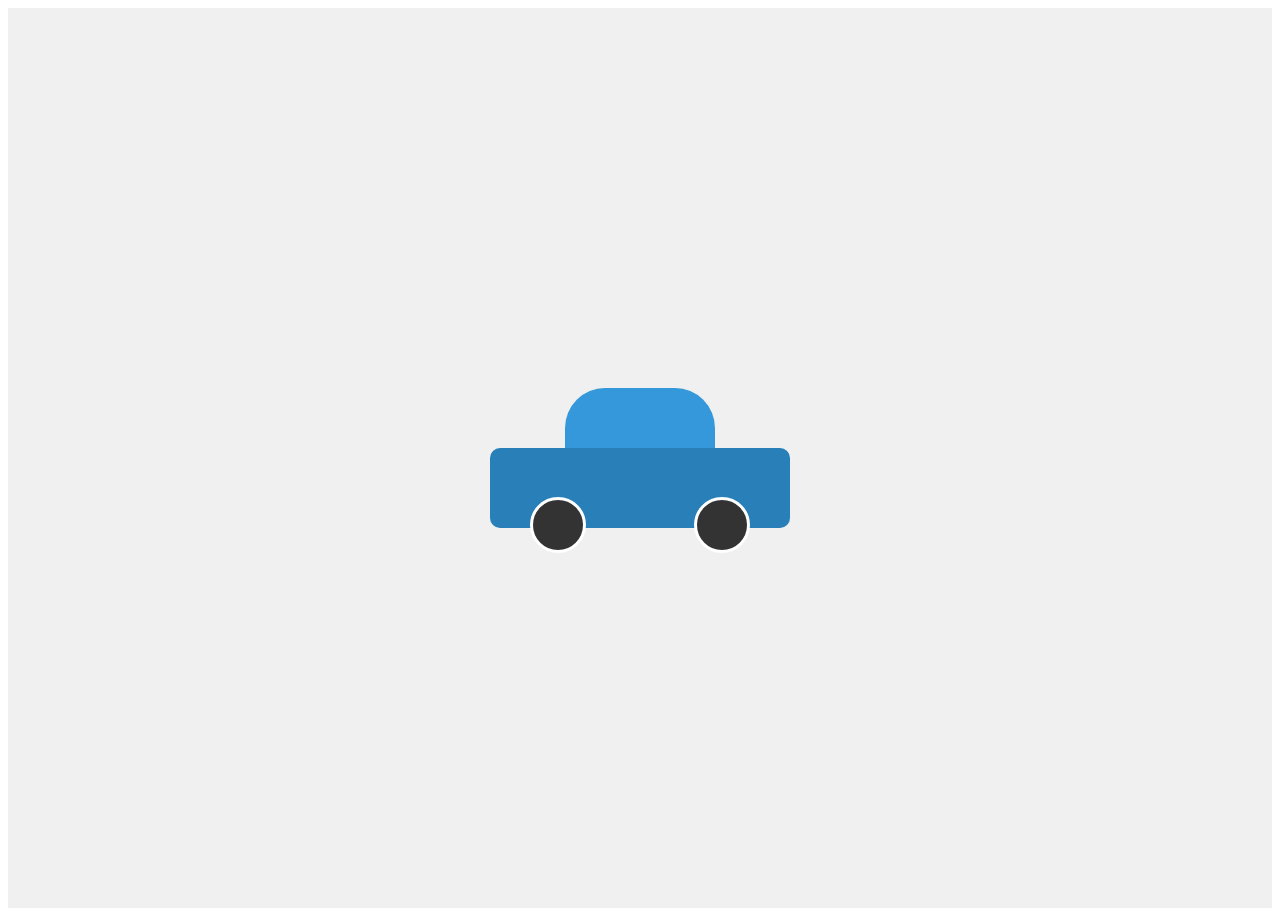
<file: car.html>
<!DOCTYPE html>
<html lang="en">
<head>
    <meta charset="UTF-8">
    <title>Block Element Car</title>
    <style>
        /* Container for centering the car */
        .car-container {
            display: flex;
            justify-content: center;
            align-items: center;
            height: 100vh;
            background-color: #f0f0f0;
        }

        .car {
            position: relative;
            width: 300px;
        }

        /* Top part of the car (roof) */
        .car-top {
            width: 150px;
            height: 60px;
            background-color: #3498db;
            margin: 0 auto;
            border-top-left-radius: 40px;
            border-top-right-radius: 40px;
        }

        /* Main body of the car */
        .car-body {
            width: 300px;
            height: 80px;
            background-color: #2980b9;
            border-radius: 10px;
            position: relative;
            z-index: 1;
        }

        /* Wheels (circles using block elements) */
        .wheel {
            width: 50px;
            height: 50px;
            background-color: #333;
            border-radius: 50%; /* Makes the block a circle */
            position: absolute;
            bottom: -25px;
            border: 3px solid #fff;
        }

        .wheel-left { left: 40px; }
        .wheel-right { right: 40px; }
    </style>
</head>
<body>
    <div class="car-container">
        <div class="car">
            <div class="car-top"></div>
            <div class="car-body">
                <div class="wheel wheel-left"></div>
                <div class="wheel wheel-right"></div>
            </div>
        </div>
    </div>
</body>
</html>
</file>
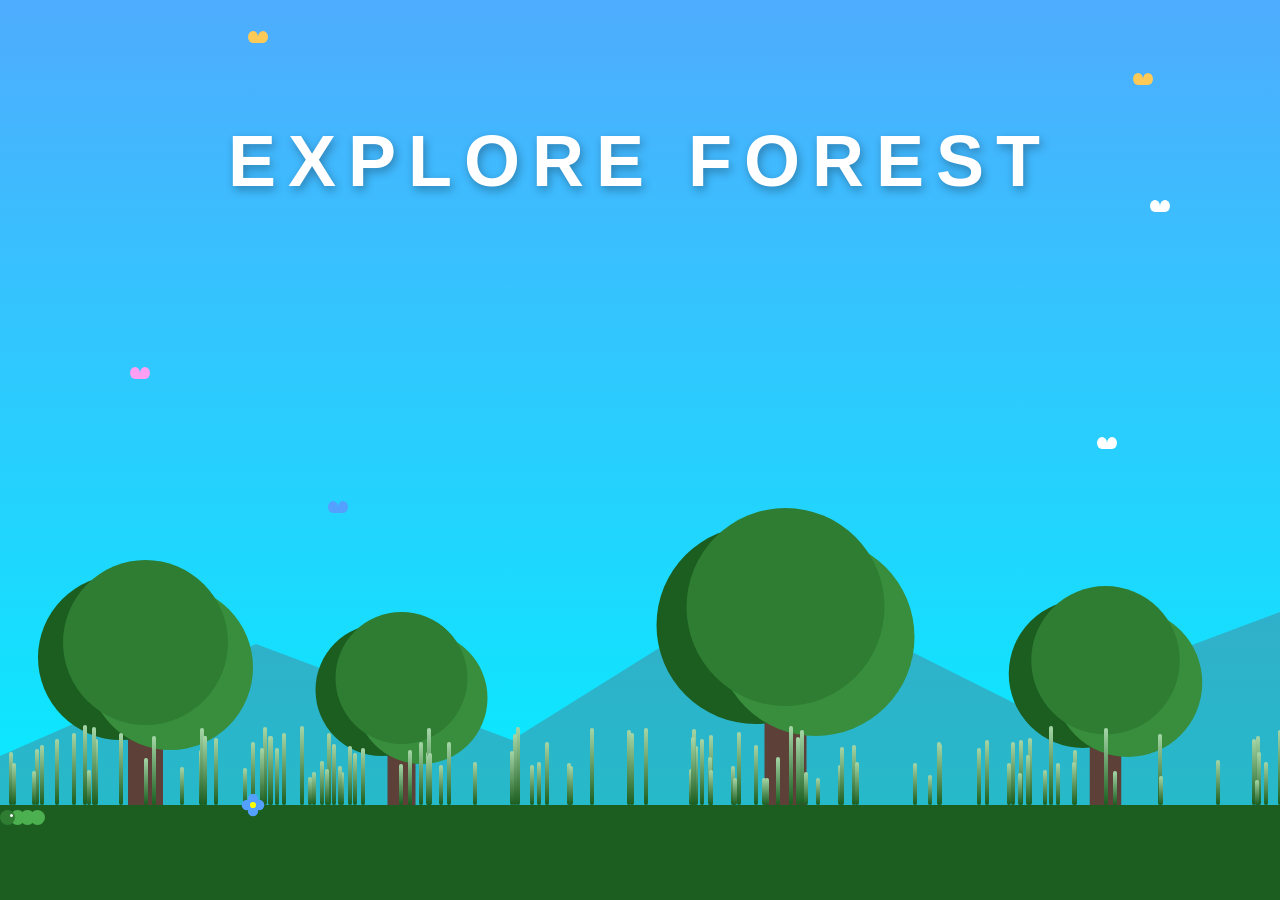
<file: forest.html>
<!DOCTYPE html>
<html lang="en">
<head>
    <meta charset="UTF-8">
    <meta name="viewport" content="width=device-width, initial-scale=1.0">
    <title>Blooming Forest 2026</title>
    <style>
        :root {
            --sky: linear-gradient(to bottom, #4facfe 0%, #00f2fe 100%);
            --mountain: #546e7a;
            --snake-green: #4CAF50;
        }

        body, html {
            margin: 0; padding: 0;
            width: 100%; height: 100%;
            overflow: hidden;
            background: var(--sky);
            font-family: 'Arial Black', sans-serif;
        }

        .forest-container { position: relative; width: 100vw; height: 100vh; }

        .title {
            position: absolute; top: 8%; width: 100%;
            text-align: center; font-size: clamp(2rem, 6vw, 4.5rem);
            color: white; letter-spacing: 12px;
            text-shadow: 2px 4px 10px rgba(0,0,0,0.3);
            z-index: 10; pointer-events: none;
        }

        .mountains {
            position: absolute; bottom: 80px; width: 100%; height: 320px;
            background: var(--mountain);
            clip-path: polygon(0% 100%, 0% 80%, 20% 45%, 40% 75%, 60% 25%, 80% 65%, 100% 35%, 100% 100%);
            z-index: 1; opacity: 0.4;
        }

        /* Trees */
        .tree { position: absolute; bottom: 80px; transform-origin: bottom center; animation: sway 6s ease-in-out infinite alternate; z-index: 4; }
        .trunk { width: 35px; height: 150px; background: #5d4037; border-radius: 5px; }
        .leaves {
            position: absolute; top: -110px; left: -65px; width: 165px; height: 165px;
            background: #2e7d32; border-radius: 50%;
            box-shadow: 25px 25px 0 #388e3c, -25px 15px 0 #1b5e20;
        }
        .t1 { left: 10%; }
        .t2 { left: 30%; transform: scale(0.8); }
        .t3 { left: 60%; transform: scale(1.2); }
        .t4 { left: 85%; transform: scale(0.9); }

        @keyframes sway { from { transform: rotate(-1.5deg); } to { transform: rotate(2.5deg); } }

        /* CSS Snake */
        .snake-container {
            position: absolute; bottom: 70px;
            width: 100px; height: 20px;
            z-index: 8;
            animation: slither-path 15s linear infinite;
        }
        .snake-body { display: flex; animation: body-wave 0.5s ease-in-out infinite alternate; }
        .segment { width: 15px; height: 15px; background: var(--snake-green); border-radius: 50%; margin-right: -5px; }
        .head { background: #2E7D32; position: relative; }
        .head::after { content: ''; position: absolute; right: 2px; top: 4px; width: 3px; height: 3px; background: white; border-radius: 50%; }

        @keyframes slither-path {
            0% { left: -100px; transform: scaleX(1); }
            50% { left: 105vw; transform: scaleX(-1); }
            100% { left: -100px; }
        }
        @keyframes body-wave { from { transform: translateY(-3px); } to { transform: translateY(3px); } }

        /* Flowers */
        .flower {
            position: absolute; bottom: 85px;
            width: 20px; height: 20px;
            transform: scale(0);
            transition: transform 3s cubic-bezier(0.175, 0.885, 0.32, 1.275);
            z-index: 7;
        }
        .petal {
            position: absolute; width: 10px; height: 10px;
            border-radius: 50%;
            top: 5px; left: 5px;
        }
        .petal:nth-child(1) { transform: translate(0, -6px); }
        .petal:nth-child(2) { transform: translate(6px, 0); }
        .petal:nth-child(3) { transform: translate(0, 6px); }
        .petal:nth-child(4) { transform: translate(-6px, 0); }
        .flower-center {
            position: absolute; width: 6px; height: 6px;
            background: yellow; border-radius: 50%;
            top: 7px; left: 7px;
        }

        /* Grass */
        .ground { position: absolute; bottom: 0; width: 100%; height: 95px; background: #1b5e20; z-index: 6; }
        .blade {
            position: absolute; bottom: 100%; width: 4px;
            background: linear-gradient(to top, #1b5e20, #a5d6a7);
            border-radius: 2px; transform-origin: bottom; transition: height 3s ease-out;
        }

        /* Bird & Butterfly Logic Same as before */
        .bird { position: absolute; width: 30px; height: 15px; z-index: 5; transition: all 7s linear; }
        .bird::before, .bird::after { content: ''; position: absolute; width: 15px; height: 10px; border: 2px solid #333; border-color: #333 transparent transparent transparent; border-radius: 50%/10px 10px 0 0; animation: wing-flap 0.3s ease-in-out infinite alternate; }
        .bird::after { left: 12px; }
        @keyframes wing-flap { from { transform: rotate(-20deg); } to { transform: rotate(20deg); } }

        .butterfly { position: absolute; width: 10px; height: 10px; z-index: 12; transition: all 3s ease-in-out; }
        .wing { position: absolute; width: 10px; height: 12px; border-radius: 50% 50% 0 50%; animation: flap 0.15s infinite alternate; transform-origin: right; }
        .right { left: 10px; border-radius: 50% 50% 50% 0; transform-origin: left; }
        @keyframes flap { from { transform: rotateY(0deg); } to { transform: rotateY(80deg); } }
    </style>
</head>
<body>

<div class="forest-container">
    <h1 class="title">EXPLORE FOREST</h1>
    <div class="mountains"></div>
    <div class="snake-container">
        <div class="snake-body">
            <div class="segment head"></div><div class="segment"></div><div class="segment"></div><div class="segment"></div>
        </div>
    </div>

    <!-- Trees -->
    <div class="tree t1"><div class="leaves"></div><div class="trunk"></div></div>
    <div class="tree t2"><div class="leaves"></div><div class="trunk"></div></div>
    <div class="tree t3"><div class="leaves"></div><div class="trunk"></div></div>
    <div class="tree t4"><div class="leaves"></div><div class="trunk"></div></div>

    <div class="ground" id="grass-container"></div>
</div>

<script>
    const container = document.querySelector('.forest-container');
    const grassContainer = document.getElementById('grass-container');
    const fColors = ['#ff6b6b', '#feca57', '#ff9ff3', '#54a0ff', '#ffffff'];

    // 1. Grow Grass & Flowers
    for (let i = 0; i < 150; i++) {
        // Create Blade
        const blade = document.createElement('div');
        blade.className = 'blade';
        blade.style.left = Math.random() * 100 + '%';
        grassContainer.appendChild(blade);

        // Randomly spawn a flower next to some blades
        if (Math.random() > 0.85) {
            createFlower(blade.style.left);
        }

        setTimeout(() => {
            blade.style.height = (25 + Math.random() * 55) + 'px';
        }, i * 10);
    }

    function createFlower(leftPos) {
        const flower = document.createElement('div');
        flower.className = 'flower';
        flower.style.left = leftPos;
        const color = fColors[Math.floor(Math.random() * fColors.length)];

        flower.innerHTML = `
            <div class="petal" style="background:${color}"></div>
            <div class="petal" style="background:${color}"></div>
            <div class="petal" style="background:${color}"></div>
            <div class="petal" style="background:${color}"></div>
            <div class="flower-center"></div>
        `;
        container.appendChild(flower);

        // Bloom after grass grows
        setTimeout(() => {
            flower.style.transform = `scale(${0.5 + Math.random()})`;
        }, 1000 + Math.random() * 2000);
    }

    // 2. Birds & Butterflies Logic
    function spawnBird() {
        const bird = document.createElement('div');
        bird.className = 'bird';
        bird.style.top = (15 + Math.random() * 25) + '%';
        bird.style.left = '-50px';
        container.appendChild(bird);
        setTimeout(() => { bird.style.left = '110vw'; }, 100);
        setTimeout(() => bird.remove(), 8000);
    }

    function spawnButterfly() {
        const b = document.createElement('div');
        b.className = 'butterfly';
        const color = fColors[Math.floor(Math.random() * fColors.length)];
        b.innerHTML = `<div class="wing left" style="background:${color}"></div><div class="wing right" style="background:${color}"></div>`;
        container.appendChild(b);
        const move = () => {
            b.style.left = Math.random() * 90 + 'vw';
            b.style.top = Math.random() * 60 + 'vh';
            setTimeout(move, 2000 + Math.random() * 2000);
        };
        move();
    }

    setInterval(spawnBird, 5000);
    for(let i=0; i<6; i++) spawnButterfly();
</script>

</body>
</html>
</file>
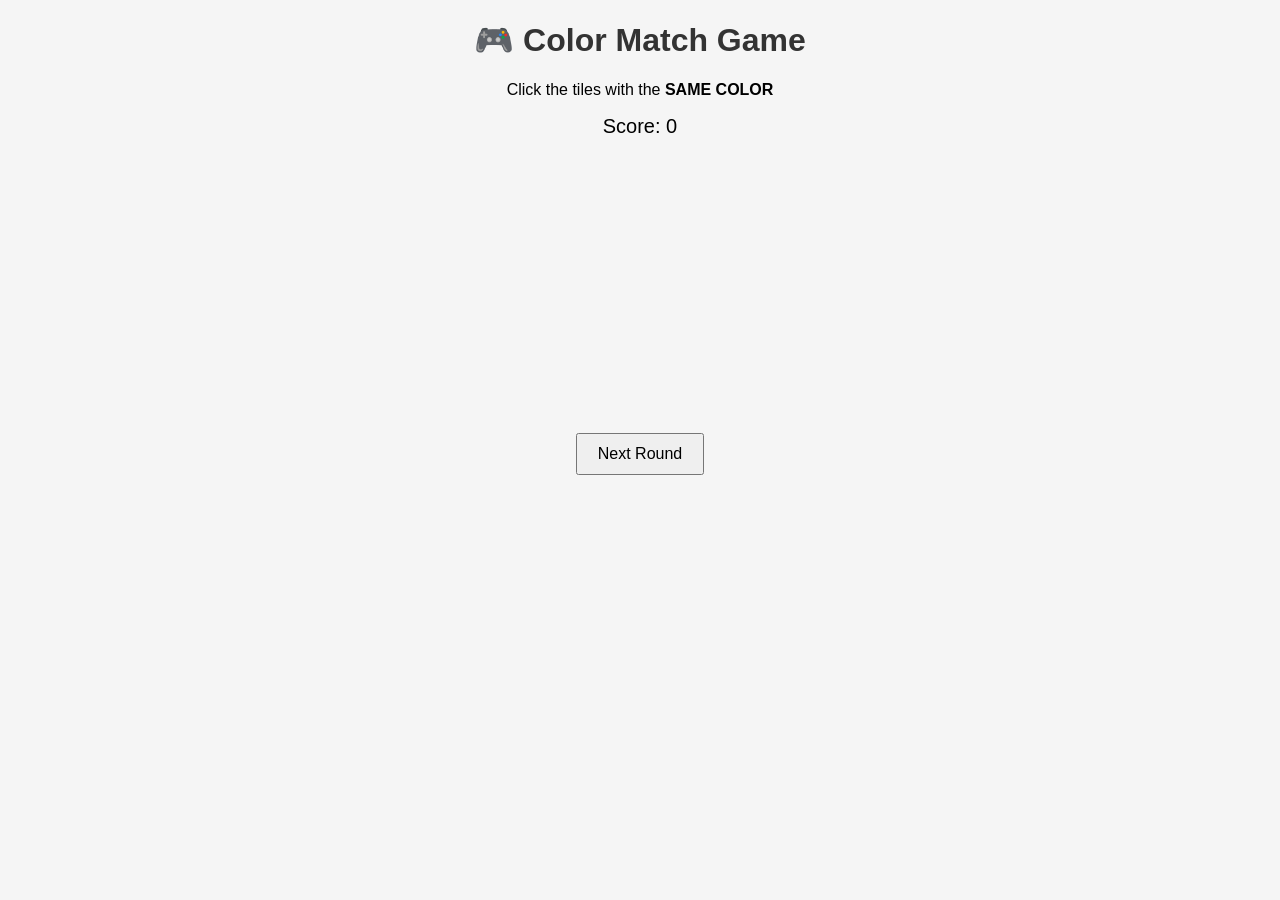
<file: game.html>
<!DOCTYPE html>
<html lang="en">
<head>
    <meta charset="UTF-8">
    <title>Color Match Game</title>
    <link rel="stylesheet" href="Style1.css">
</head>
<body>

    <h1>🎮 Color Match Game</h1>
    <p>Click the tiles with the <b>SAME COLOR</b></p>

    <div id="score">Score: 0</div>

    <div class="game-board">
        <div class="tile" onclick="tileClick(0)"></div>
        <div class="tile" onclick="tileClick(1)"></div>
        <div class="tile" onclick="tileClick(2)"></div>
        <div class="tile" onclick="tileClick(3)"></div>
    </div>

    <button onclick="newRound()">Next Round</button>

    <script src="Script1.js"></script>
</body>
</html>
</file>
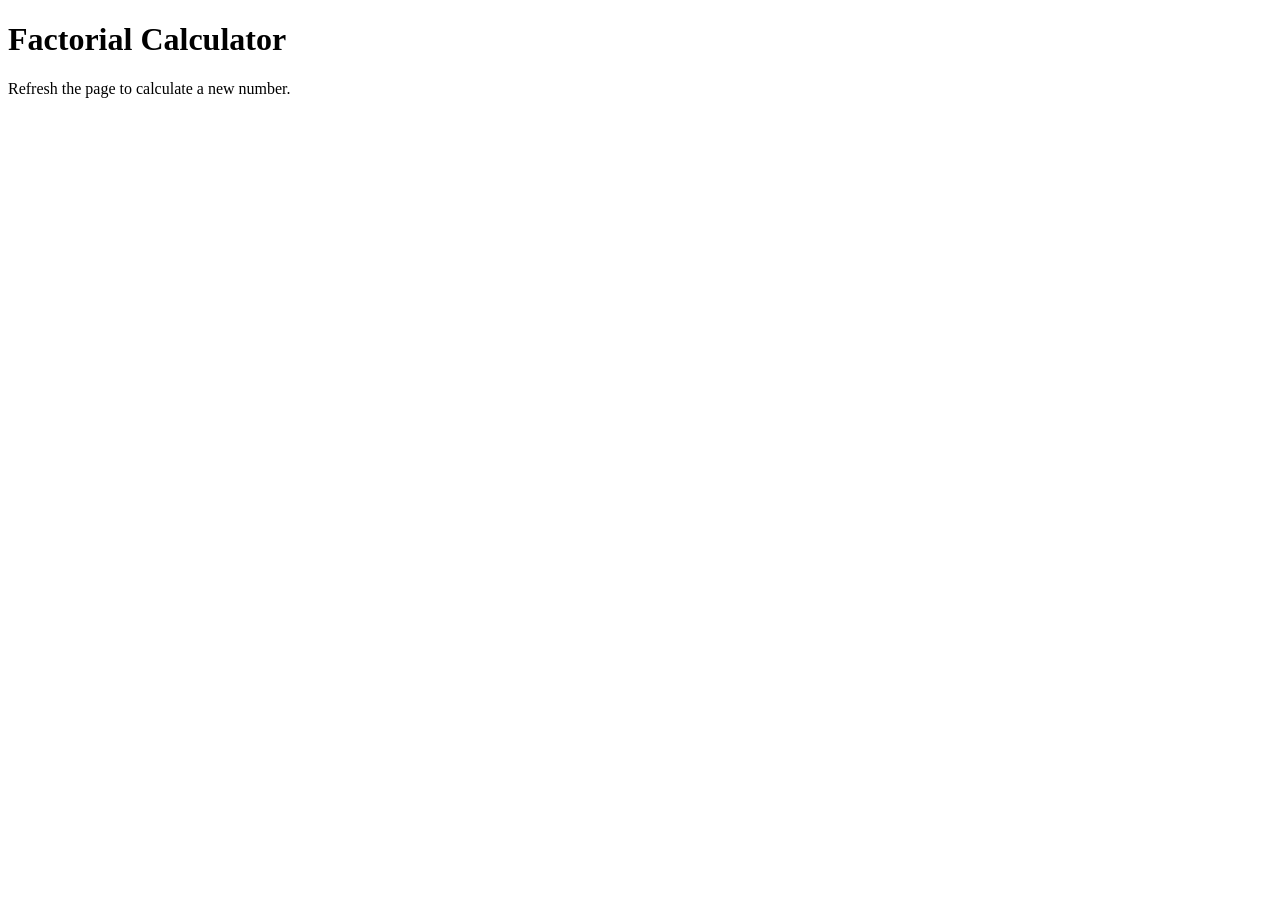
<file: javafact.html>
<!DOCTYPE html>
<html>
<head>
    <title>Factorial Finder</title>
</head>
<body>
    <h1>Factorial Calculator</h1>
    <p>Refresh the page to calculate a new number.</p>

    <script>
        // 1. Ask the user for a number
        let userInput = prompt("Enter a positive number to find its factorial:");
        
        // 2. Convert the input string to an integer
        let n = parseInt(userInput);

        function calculateFactorial(num) {
            // Check if input is a valid number
            if (isNaN(num) || num < 0) {
                return "Invalid input! Please enter a positive integer.";
            }
            
            let result = 1;
            for (let i = 1; i <= num; i++) {
                result *= i;
            }
            return result;
        }

        // 3. Calculate and show the result
        let finalResult = calculateFactorial(n);
        
        alert("The factorial of " + n + " is: " + finalResult);
        console.log("Result:", finalResult);
    </script>
</body>
</html>
</file>
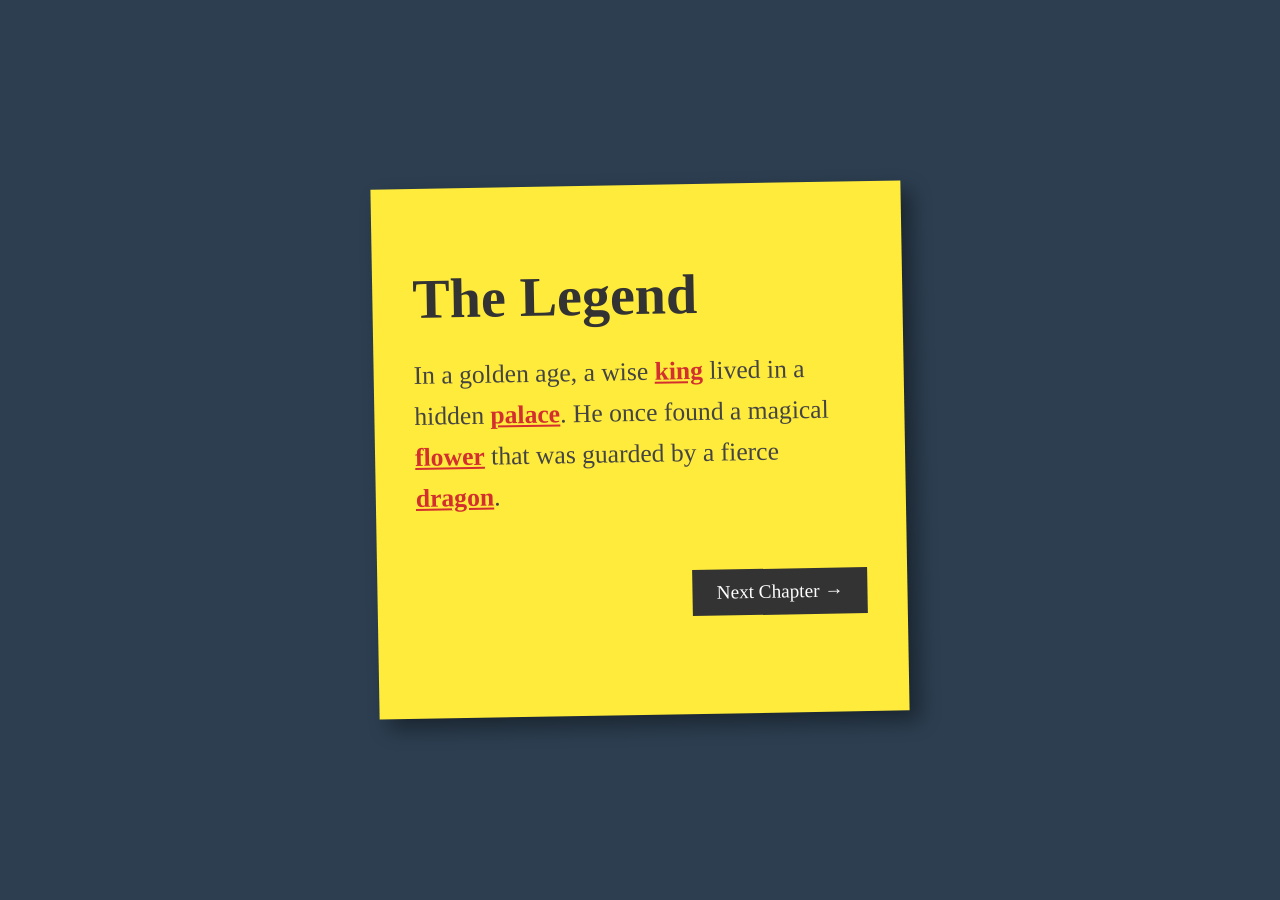
<file: king main 1.html>
<!DOCTYPE html>
<html lang="en">
<head>
    <meta charset="UTF-8">
    <title>The Royal Quest</title>
    <style>
        body {
            background-color: #2c3e50; /* Background filled with color */
            display: flex;
            justify-content: center;
            align-items: center;
            height: 100vh;
            margin: 0;
            /* Web-safe Serif font for offline use */
            font-family: "Georgia", "Times New Roman", serif;
        }

        .sticky-note {
            background-color: #ffeb3b; /* Yellow sticky note */
            width: 450px;
            min-height: 450px;
            padding: 40px;
            box-shadow: 10px 10px 20px rgba(0,0,0,0.4);
            transform: rotate(-1deg);
            position: relative;
        }

        h1 {
            /* Web-safe Cursive font for handwritten title */
            font-family: "Brush Script MT", cursive;
            font-size: 3.5rem;
            margin-bottom: 20px;
            color: #333;
        }

        p {
            font-size: 1.6rem; /* Different font size for the story */
            line-height: 1.6;
            color: #444;
        }

        /* Keyword link style */
        .story-link {
            color: #d32f2f;
            text-decoration: underline;
            font-weight: bold;
        }

        .next-btn {
            background-color: #333;
            color: white;
            padding: 12px 24px;
            border: none;
            font-family: "Georgia", serif;
            font-size: 1.2rem;
            cursor: pointer;
            float: right;
            margin-top: 30px;
            text-decoration: none;
            display: inline-block;
        }

        .next-btn:hover { background-color: #555; }
    </style>
</head>
<body>

    <div class="sticky-note">
        <h1>The Legend</h1>
        <p>
            In a golden age, a wise 
            <a href="king.html" class="story-link">king</a> lived in a 
            hidden <a href="palace.html" class="story-link">palace</a>. 
            He once found a magical <a href="flower.html" class="story-link">flower</a> 
            that was guarded by a fierce <a href="dragon.html" class="story-link">dragon</a>.
        </p>
        
        <!-- Next button as requested -->
        <a href="chapter2.html" class="next-btn">Next Chapter &rarr;</a>
    </div>

</body>
</html>
</file>
<file: Style1.css>
body {
    font-family: Arial, sans-serif;
    text-align: center;
    background: #f5f5f5;
}

h1 {
    color: #333;
}

#score {
    font-size: 20px;
    margin: 10px;
}

.game-board {
    display: grid;
    grid-template-columns: repeat(2, 120px);
    gap: 15px;
    justify-content: center;
    margin: 20px auto;
}

.tile {
    width: 120px;
    height: 120px;
    border-radius: 12px;
    cursor: pointer;
    transition: transform 0.2s;
}

.tile:hover {
    transform: scale(1.05);
}

button {
    padding: 10px 20px;
    font-size: 16px;
    cursor: pointer;
}
</file>
